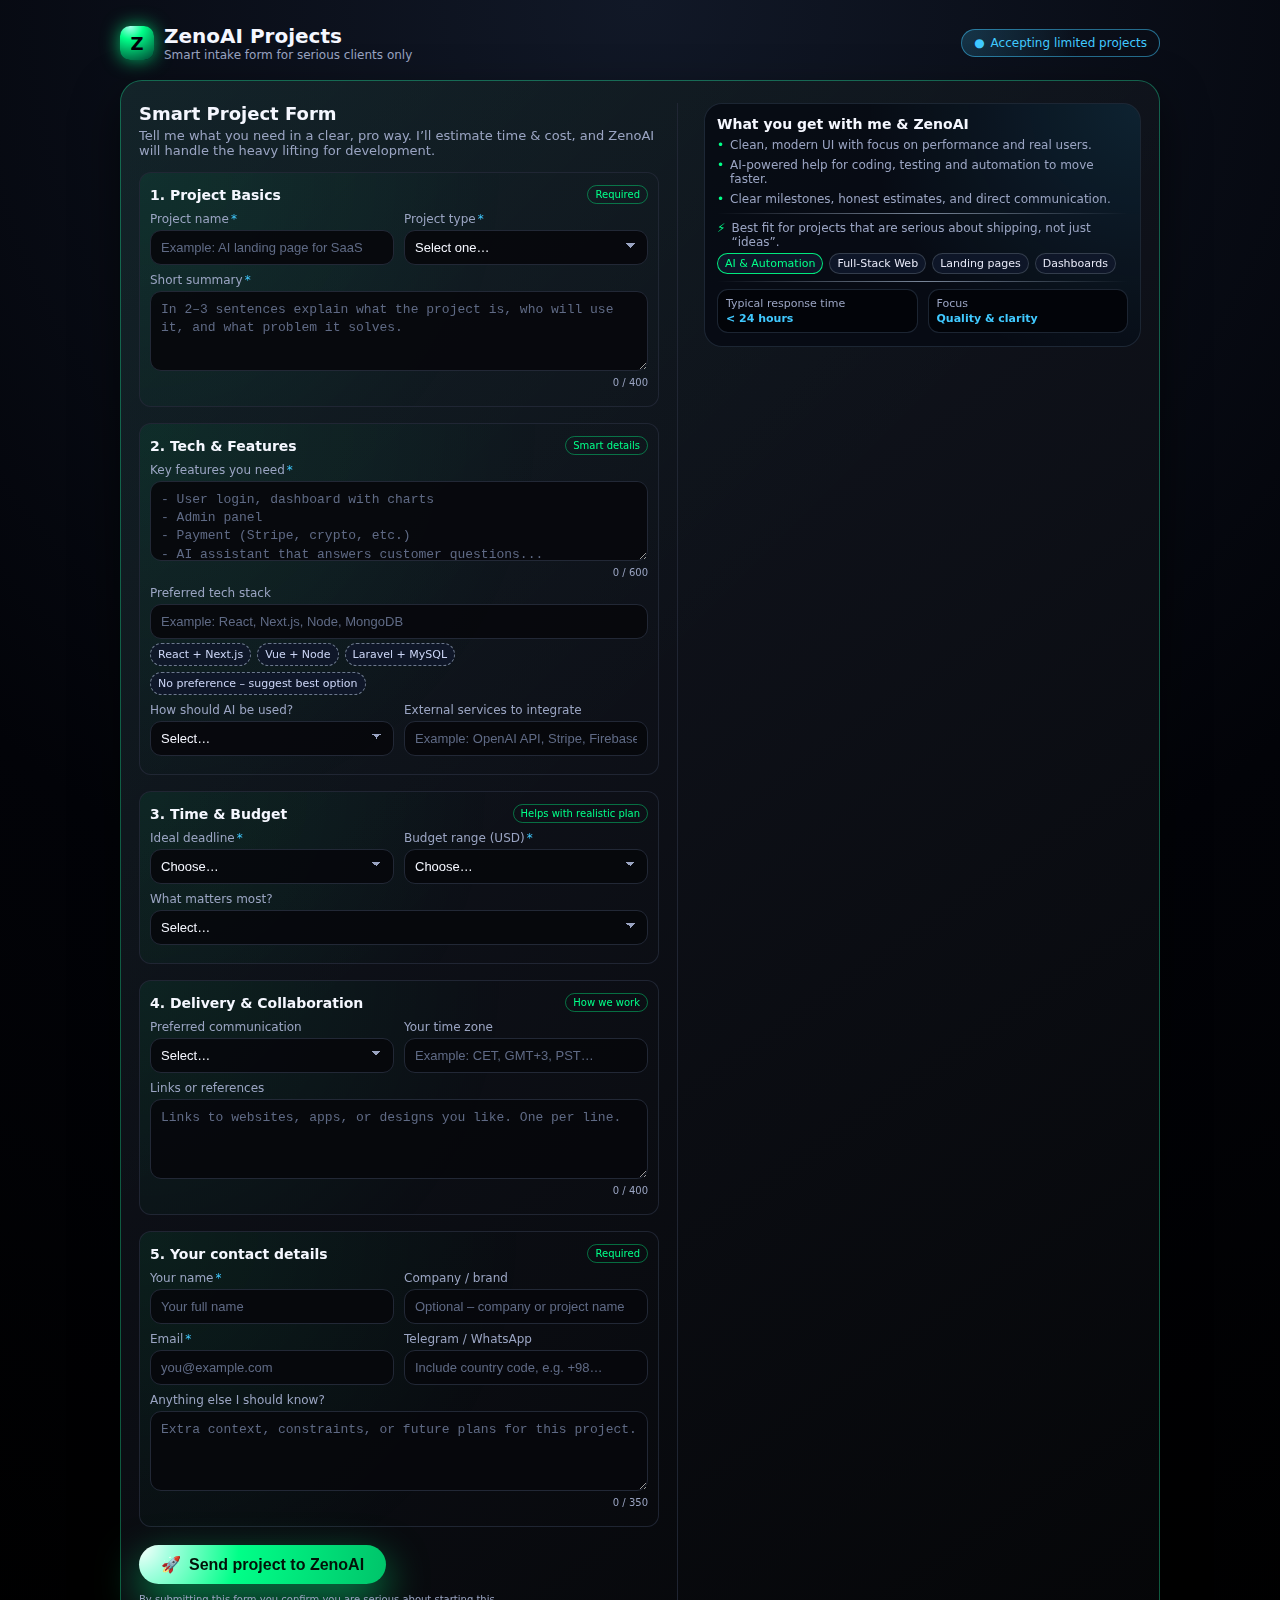
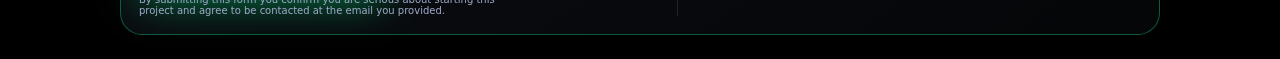
<file: smart-project-form.html>
<!DOCTYPE html>
<html lang="en">
<head>
  <meta charset="UTF-8" />
  <title>ZenoAI – Smart Project Form</title>
  <meta name="viewport" content="width=device-width, initial-scale=1" />
  <meta name="description" content="Submit your AI & web projects to ZenoAI for estimate and implementation." />
  <style>
    :root {
      --bg-main: #050608;
      --bg-card: #0c0f15;
      --accent: #00ff88;
      --accent-soft: rgba(0, 255, 136, 0.12);
      --accent2: #40c9ff;
      --text-main: #f5f7ff;
      --text-muted: #9aa4c2;
      --border-soft: #222836;
      --error: #ff4b6a;
      --radius-lg: 18px;
      --radius-md: 12px;
      --shadow-soft: 0 18px 45px rgba(0, 0, 0, 0.55);
    }

    * {
      box-sizing: border-box;
      margin: 0;
      padding: 0;
    }

    body {
      font-family: system-ui, -apple-system, BlinkMacSystemFont, "Segoe UI",
        sans-serif;
      background: radial-gradient(circle at top, #111827 0, #020308 55%, #000 100%);
      color: var(--text-main);
      min-height: 100vh;
      display: flex;
      align-items: stretch;
      justify-content: center;
      padding: 24px 12px;
    }

    .wrapper {
      width: 100%;
      max-width: 1040px;
      margin: auto;
    }

    .header {
      display: flex;
      align-items: center;
      justify-content: space-between;
      margin-bottom: 18px;
      gap: 12px;
    }

    .brand {
      display: flex;
      align-items: center;
      gap: 10px;
    }

    .brand-logo {
      width: 34px;
      height: 34px;
      border-radius: 10px;
      background: radial-gradient(circle at 30% 0, #aaffee, #00ff88 32%, #004433 100%);
      box-shadow: 0 0 18px rgba(0, 255, 136, 0.7);
      display: flex;
      align-items: center;
      justify-content: center;
      font-weight: 800;
      font-size: 18px;
      color: #020308;
    }

    .brand-text-title {
      font-size: 20px;
      font-weight: 700;
    }

    .brand-text-sub {
      font-size: 12px;
      color: var(--text-muted);
    }

    .status-pill {
      font-size: 12px;
      padding: 6px 12px;
      border-radius: 999px;
      border: 1px solid rgba(64, 201, 255, 0.5);
      background: radial-gradient(circle at 0 0, rgba(64, 201, 255, 0.2), transparent 60%);
      color: var(--accent2);
      display: inline-flex;
      align-items: center;
      gap: 6px;
      white-space: nowrap;
    }

    .card {
      background: linear-gradient(135deg, rgba(0, 255, 136, 0.05), transparent 45%)
        border-box,
        linear-gradient(145deg, #141824, #050608) padding-box;
      border: 1px solid rgba(43, 255, 179, 0.35);
      border-radius: 22px;
      padding: 22px 18px 18px;
      box-shadow: var(--shadow-soft);
      backdrop-filter: blur(18px);
      display: grid;
      grid-template-columns: 1.1fr 0.9fr;
      gap: 22px;
    }

    .card-main {
      border-right: 1px solid rgba(34, 40, 54, 0.9);
      padding-right: 18px;
    }

    .card-side {
      padding-left: 4px;
    }

    @media (max-width: 880px) {
      body {
        padding: 16px 10px 28px;
      }

      .card {
        grid-template-columns: 1fr;
        padding: 18px 14px 16px;
      }

      .card-main {
        border-right: none;
        padding-right: 0;
        border-bottom: 1px solid rgba(34, 40, 54, 0.9);
        padding-bottom: 18px;
        margin-bottom: 6px;
      }

      .card-side {
        padding-left: 0;
      }

      .header {
        flex-direction: column;
        align-items: flex-start;
      }
    }

    .card-title {
      font-size: 18px;
      font-weight: 600;
      margin-bottom: 4px;
    }

    .card-subtitle {
      font-size: 13px;
      color: var(--text-muted);
      margin-bottom: 14px;
    }

    form {
      display: flex;
      flex-direction: column;
      gap: 16px;
    }

    .form-section {
      border-radius: var(--radius-md);
      border: 1px solid rgba(34, 40, 54, 0.9);
      padding: 12px 10px 10px;
      background: radial-gradient(circle at 0 0, rgba(0, 255, 136, 0.07), transparent 65%);
    }

    .form-section-header {
      display: flex;
      align-items: center;
      justify-content: space-between;
      margin-bottom: 8px;
      gap: 8px;
    }

    .form-section-title {
      font-size: 14px;
      font-weight: 600;
    }

    .badge {
      font-size: 10px;
      padding: 3px 7px;
      border-radius: 999px;
      border: 1px solid rgba(0, 255, 136, 0.4);
      color: var(--accent);
    }

    .field-row {
      display: flex;
      gap: 10px;
      flex-wrap: wrap;
    }

    .field {
      flex: 1;
      min-width: 120px;
      margin-bottom: 8px;
    }

    .field label {
      display: block;
      font-size: 12px;
      font-weight: 500;
      margin-bottom: 4px;
      color: var(--text-muted);
    }

    .field label span {
      color: var(--accent2);
      margin-left: 2px;
    }

    input,
    select,
    textarea {
      width: 100%;
      border-radius: 11px;
      border: 1px solid var(--border-soft);
      background: rgba(6, 8, 12, 0.93);
      padding: 9px 10px;
      font-size: 13px;
      color: var(--text-main);
      outline: none;
      transition: border 0.16s ease, box-shadow 0.16s ease, background 0.16s ease,
        transform 0.08s ease;
    }

    input::placeholder,
    textarea::placeholder {
      color: #5f6a85;
    }

    textarea {
      resize: vertical;
      min-height: 80px;
      max-height: 220px;
      line-height: 1.4;
    }

    input:focus,
    select:focus,
    textarea:focus {
      border-color: var(--accent);
      box-shadow: 0 0 0 1px rgba(0, 255, 136, 0.25),
        0 0 0 10px rgba(0, 255, 136, 0.03);
      background: #05070d;
      transform: translateY(-1px);
    }

    select {
      appearance: none;
      background-image: linear-gradient(45deg, transparent 50%, #9aa4c2 50%),
        linear-gradient(135deg, #9aa4c2 50%, transparent 50%);
      background-position: calc(100% - 16px) calc(50% - 2px),
        calc(100% - 12px) calc(50% - 2px);
      background-size: 5px 5px, 5px 5px;
      background-repeat: no-repeat;
      padding-right: 28px;
    }

    .hint {
      font-size: 11px;
      color: var(--text-muted);
      margin-top: 2px;
    }

    .inline-hint {
      font-size: 11px;
      color: var(--text-muted);
      text-align: right;
      margin-top: -4px;
      margin-bottom: 4px;
    }

    .chips {
      display: flex;
      flex-wrap: wrap;
      gap: 6px;
      margin-top: 4px;
    }

    .chip {
      font-size: 11px;
      padding: 4px 7px;
      border-radius: 999px;
      background: rgba(15, 23, 42, 0.9);
      border: 1px dashed rgba(148, 163, 184, 0.7);
      color: #cbd5f5;
      cursor: pointer;
      user-select: none;
    }

    .chip:hover {
      border-style: solid;
      border-color: rgba(0, 255, 136, 0.85);
    }

    .bottom-row {
      display: flex;
      align-items: center;
      justify-content: space-between;
      gap: 10px;
      margin-top: 2px;
      flex-wrap: wrap;
    }

    .submit-btn {
      border: none;
      border-radius: 999px;
      padding: 10px 22px;
      font-size: 14px;
      font-weight: 600;
      cursor: pointer;
      background: radial-gradient(circle at 0 0, #ffffff 0, #a6ffe0 12%, #00ff88 40%, #00c46a 100%);
      box-shadow: 0 16px 40px rgba(0, 255, 136, 0.5);
      color: #021208;
      display: inline-flex;
      align-items: center;
      gap: 8px;
      white-space: nowrap;
    }

    .submit-btn span {
      font-size: 16px;
    }

    .submit-btn:hover {
      transform: translateY(-1px);
      box-shadow: 0 22px 50px rgba(0, 255, 136, 0.62);
    }

    .submit-btn:active {
      transform: translateY(0);
      box-shadow: 0 14px 30px rgba(0, 255, 136, 0.42);
    }

    .legal {
      font-size: 10px;
      color: var(--text-muted);
      max-width: 360px;
    }

    .side-card {
      border-radius: var(--radius-lg);
      border: 1px solid rgba(31, 41, 55, 0.9);
      padding: 12px 12px 13px;
      background: radial-gradient(circle at 100% 0, rgba(64, 201, 255, 0.12), transparent 55%),
        rgba(7, 11, 20, 0.96);
    }

    .side-title {
      font-size: 14px;
      font-weight: 600;
      margin-bottom: 6px;
    }

    .side-line {
      font-size: 12px;
      color: var(--text-muted);
      margin-bottom: 6px;
      display: flex;
      gap: 6px;
    }

    .side-line span {
      color: var(--accent);
    }

    .side-divider {
      height: 1px;
      background: linear-gradient(90deg, transparent, rgba(148, 163, 184, 0.8), transparent);
      margin: 7px 0;
    }

    .pill-row {
      display: flex;
      flex-wrap: wrap;
      gap: 6px;
      margin-top: 4px;
    }

    .pill {
      font-size: 11px;
      padding: 3px 7px;
      border-radius: 999px;
      background: rgba(15, 23, 42, 0.9);
      border: 1px solid rgba(55, 65, 81, 0.9);
      color: #e5e7f5;
    }

    .tag-strong {
      border-color: rgba(0, 255, 136, 0.9);
      color: var(--accent);
    }

    .small-kpi {
      display: flex;
      gap: 10px;
      margin-top: 6px;
    }

    .small-kpi-item {
      flex: 1;
      border-radius: 11px;
      border: 1px solid rgba(31, 41, 55, 0.9);
      background: #020409;
      padding: 7px 8px;
      font-size: 11px;
    }

    .small-kpi-label {
      color: var(--text-muted);
      margin-bottom: 2px;
    }

    .small-kpi-value {
      font-weight: 600;
      color: var(--accent2);
    }

    .char-count {
      font-size: 10px;
      color: var(--text-muted);
      text-align: right;
      margin-top: 2px;
    }

    .char-count.over {
      color: var(--error);
    }
  </style>
</head>
<body>
  <div class="wrapper">
    <header class="header">
      <div class="brand">
        <div class="brand-logo">Z</div>
        <div>
          <div class="brand-text-title">ZenoAI Projects</div>
          <div class="brand-text-sub">Smart intake form for serious clients only</div>
        </div>
      </div>
      <div class="status-pill">
        <span>●</span>
        <span>Accepting limited projects</span>
      </div>
    </header>

    <main class="card">
      <section class="card-main">
        <div class="card-title">Smart Project Form</div>
        <div class="card-subtitle">
          Tell me what you need in a clear, pro way. I’ll estimate time & cost,
          and ZenoAI will handle the heavy lifting for development.
        </div>

        <!-- فرم متصل به Formspree تو -->
        <form action="https://formspree.io/f/xldabygv" method="POST">
          <!-- SECTION 1 – PROJECT BASICS -->
          <div class="form-section">
            <div class="form-section-header">
              <div class="form-section-title">1. Project Basics</div>
              <div class="badge">Required</div>
            </div>
            <div class="field-row">
              <div class="field">
                <label for="projectName">Project name<span>*</span></label>
                <input
                  type="text"
                  id="projectName"
                  name="projectName"
                  placeholder="Example: AI landing page for SaaS"
                  required />
              </div>
              <div class="field">
                <label for="projectType">Project type<span>*</span></label>
                <select id="projectType" name="projectType" required>
                  <option value="">Select one…</option>
                  <option>Landing page / Website</option>
                  <option>Web app (dashboard / SaaS)</option>
                  <option>AI chatbot / automation</option>
                  <option>Full-stack web app</option>
                  <option>API integration</option>
                  <option>Other (describe below)</option>
                </select>
              </div>
            </div>

            <div class="field">
              <label for="summary">Short summary<span>*</span></label>
              <textarea
                id="summary"
                name="summary"
                maxlength="400"
                placeholder="In 2–3 sentences explain what the project is, who will use it, and what problem it solves."
                required></textarea>
              <div class="char-count" data-for="summary">0 / 400</div>
            </div>
          </div>

          <!-- SECTION 2 – TECH & FEATURES -->
          <div class="form-section">
            <div class="form-section-header">
              <div class="form-section-title">2. Tech & Features</div>
              <div class="badge">Smart details</div>
            </div>

            <div class="field">
              <label for="features">Key features you need<span>*</span></label>
              <textarea
                id="features"
                name="features"
                maxlength="600"
                placeholder="- User login, dashboard with charts
- Admin panel
- Payment (Stripe, crypto, etc.)
- AI assistant that answers customer questions..."
                required></textarea>
              <div class="char-count" data-for="features">0 / 600</div>
            </div>

            <div class="field-row">
              <div class="field">
                <label for="techStack">Preferred tech stack</label>
                <input
                  id="techStack"
                  name="techStack"
                  type="text"
                  placeholder="Example: React, Next.js, Node, MongoDB" />
                <div class="chips" data-target="techStack">
                  <div class="chip">React + Next.js</div>
                  <div class="chip">Vue + Node</div>
                  <div class="chip">Laravel + MySQL</div>
                  <div class="chip">No preference – suggest best option</div>
                </div>
              </div>
            </div>

            <div class="field-row">
              <div class="field">
                <label for="aiUsage">How should AI be used?</label>
                <select id="aiUsage" name="aiUsage">
                  <option value="">Select…</option>
                  <option>Chatbot / support</option>
                  <option>Code assistant / dev tools</option>
                  <option>Content generation</option>
                  <option>Automation & workflows</option>
                  <option>Data analysis / predictions</option>
                  <option>Not sure – I want your suggestion</option>
                </select>
              </div>
              <div class="field">
                <label for="integrations">External services to integrate</label>
                <input
                  type="text"
                  id="integrations"
                  name="integrations"
                  placeholder="Example: OpenAI API, Stripe, Firebase, Supabase" />
              </div>
            </div>
          </div>

          <!-- SECTION 3 – TIME & BUDGET -->
          <div class="form-section">
            <div class="form-section-header">
              <div class="form-section-title">3. Time & Budget</div>
              <div class="badge">Helps with realistic plan</div>
            </div>

            <div class="field-row">
              <div class="field">
                <label for="deadline">Ideal deadline<span>*</span></label>
                <select id="deadline" name="deadline" required>
                  <option value="">Choose…</option>
                  <option>Urgent – under 7 days</option>
                  <option>1–3 weeks</option>
                  <option>1–2 months</option>
                  <option>Flexible – no hard deadline</option>
                </select>
              </div>
              <div class="field">
                <label for="budgetRange">Budget range (USD)<span>*</span></label>
                <select id="budgetRange" name="budgetRange" required>
                  <option value="">Choose…</option>
                  <option>$150 – $300</option>
                  <option>$300 – $600</option>
                  <option>$600 – $1,200</option>
                  <option>$1,200 – $3,000</option>
                  <option>More than $3,000</option>
                  <option>I want your estimate first</option>
                </select>
              </div>
            </div>

            <div class="field">
              <label for="priority">What matters most?</label>
              <select id="priority" name="priority">
                <option value="">Select…</option>
                <option>Best quality – I’m okay if it takes longer</option>
                <option>Balance of quality & speed</option>
                <option>Fast delivery – I accept limited scope</option>
              </select>
            </div>
          </div>

          <!-- SECTION 4 – DELIVERY PREFERENCES -->
          <div class="form-section">
            <div class="form-section-header">
              <div class="form-section-title">4. Delivery & Collaboration</div>
              <div class="badge">How we work</div>
            </div>

            <div class="field-row">
              <div class="field">
                <label for="communication">Preferred communication</label>
                <select id="communication" name="communication">
                  <option value="">Select…</option>
                  <option>Freelancer chat only</option>
                  <option>Freelancer + email</option>
                  <option>Weekly calls + updates</option>
                </select>
              </div>
              <div class="field">
                <label for="timezoneClient">Your time zone</label>
                <input
                  id="timezoneClient"
                  name="timezoneClient"
                  type="text"
                  placeholder="Example: CET, GMT+3, PST…" />
              </div>
            </div>

            <div class="field">
              <label for="references">Links or references</label>
              <textarea
                id="references"
                name="references"
                maxlength="400"
                placeholder="Links to websites, apps, or designs you like. One per line."
              ></textarea>
              <div class="char-count" data-for="references">0 / 400</div>
            </div>
          </div>

          <!-- SECTION 5 – CONTACT -->
          <div class="form-section">
            <div class="form-section-header">
              <div class="form-section-title">5. Your contact details</div>
              <div class="badge">Required</div>
            </div>

            <div class="field-row">
              <div class="field">
                <label for="fullName">Your name<span>*</span></label>
                <input
                  type="text"
                  id="fullName"
                  name="fullName"
                  placeholder="Your full name"
                  required />
              </div>
              <div class="field">
                <label for="company">Company / brand</label>
                <input
                  type="text"
                  id="company"
                  name="company"
                  placeholder="Optional – company or project name" />
              </div>
            </div>

            <div class="field-row">
              <div class="field">
                <label for="email">Email<span>*</span></label>
                <input
                  type="email"
                  id="email"
                  name="email"
                  placeholder="you@example.com"
                  required />
              </div>
              <div class="field">
                <label for="telegram">Telegram / WhatsApp</label>
                <input
                  type="text"
                  id="telegram"
                  name="telegram"
                  placeholder="Include country code, e.g. +98…" />
              </div>
            </div>

            <div class="field">
              <label for="extraNotes">Anything else I should know?</label>
              <textarea
                id="extraNotes"
                name="extraNotes"
                maxlength="350"
                placeholder="Extra context, constraints, or future plans for this project."
              ></textarea>
              <div class="char-count" data-for="extraNotes">0 / 350</div>
            </div>
          </div>

          <div class="bottom-row">
            <button class="submit-btn" type="submit">
              <span>🚀</span>
              <span>Send project to ZenoAI</span>
            </button>
            <p class="legal">
              By submitting this form you confirm you are serious about starting
              this project and agree to be contacted at the email you provided.
            </p>
          </div>
        </form>
      </section>

      <!-- SIDE PANEL – TRUST & INFO -->
      <aside class="card-side">
        <div class="side-card">
          <div class="side-title">What you get with me & ZenoAI</div>
          <div class="side-line">
            <span>•</span>
            <div>Clean, modern UI with focus on performance and real users.</div>
          </div>
          <div class="side-line">
            <span>•</span>
            <div>AI-powered help for coding, testing and automation to move faster.</div>
          </div>
          <div class="side-line">
            <span>•</span>
            <div>Clear milestones, honest estimates, and direct communication.</div>
          </div>

          <div class="side-divider"></div>

          <div class="side-line" style="margin-bottom: 3px;">
            <span>⚡</span>
            <div>Best fit for projects that are serious about shipping, not just “ideas”.</div>
          </div>

          <div class="pill-row">
            <div class="pill tag-strong">AI & Automation</div>
            <div class="pill">Full-Stack Web</div>
            <div class="pill">Landing pages</div>
            <div class="pill">Dashboards</div>
          </div>

          <div class="side-divider"></div>

          <div class="small-kpi">
            <div class="small-kpi-item">
              <div class="small-kpi-label">Typical response time</div>
              <div class="small-kpi-value">&lt; 24 hours</div>
            </div>
            <div class="small-kpi-item">
              <div class="small-kpi-label">Focus</div>
              <div class="small-kpi-value">Quality & clarity</div>
            </div>
          </div>
        </div>
      </aside>
    </main>
  </div>

  <script>
    // character counters
    document.querySelectorAll(".char-count").forEach(function (el) {
      var id = el.getAttribute("data-for");
      var field = document.getElementById(id);
      if (!field) return;

      var update = function () {
        var max = field.getAttribute("maxlength") || 0;
        var length = field.value.length;
        el.textContent = max
          ? length + " / " + max
          : length + " characters";
        el.classList.toggle("over", max && length > max);
      };

      field.addEventListener("input", update);
      update();
    });

    // chips helper for tech stack
    document.querySelectorAll(".chips").forEach(function (chipContainer) {
      var targetId = chipContainer.getAttribute("data-target");
      var input = document.getElementById(targetId);
      if (!input) return;

      chipContainer.querySelectorAll(".chip").forEach(function (chip) {
        chip.addEventListener("click", function () {
          var text = chip.textContent.trim();
          if (!input.value) {
            input.value = text;
          } else if (!input.value.includes(text)) {
            input.value += (input.value.endsWith(",") ? " " : ", ") + text;
          }
          input.focus();
        });
      });
    });
  </script>
</body>
  </html>
</file>
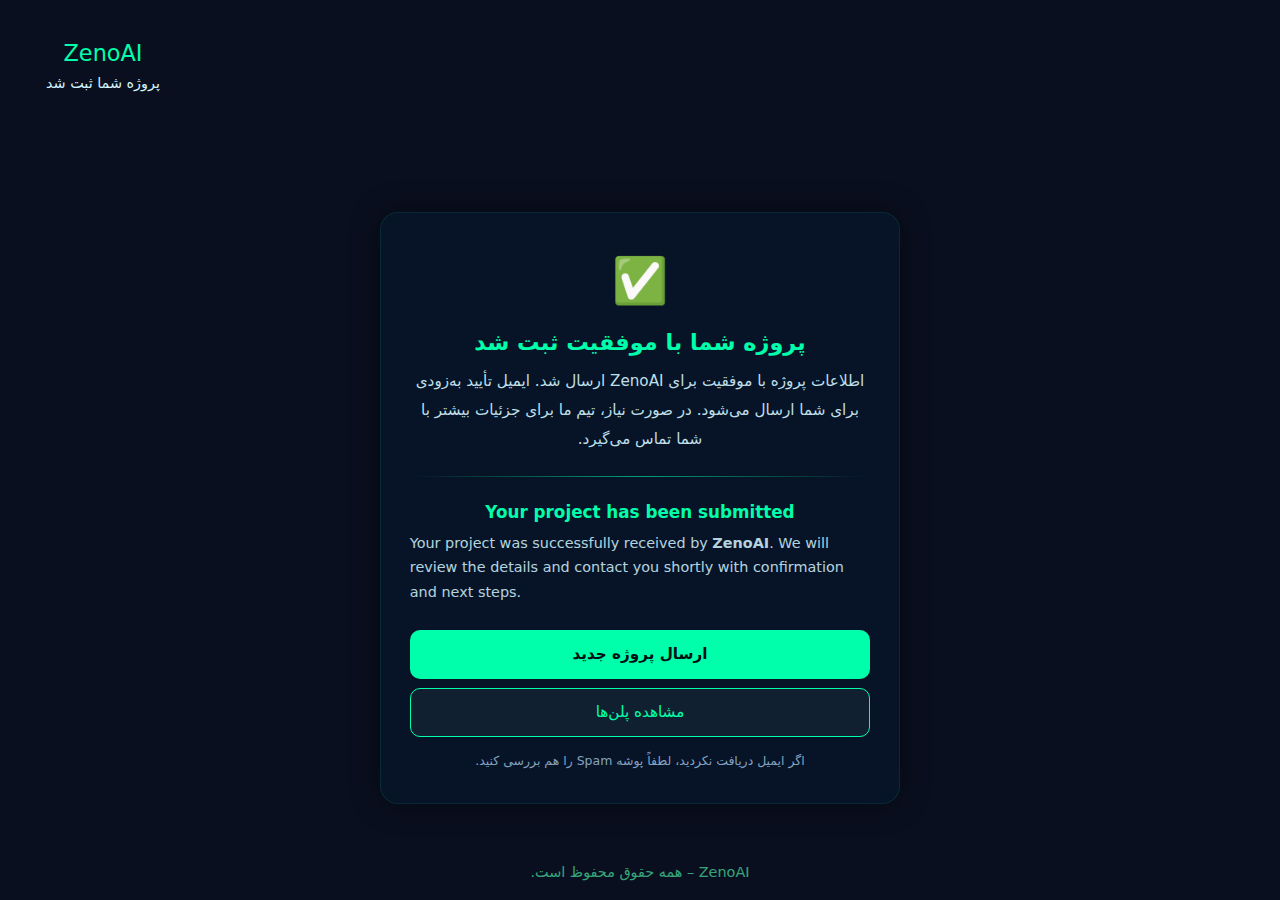
<file: thanks.html>
<!DOCTYPE html>
<html lang="fa" dir="rtl">
<head>
  <meta charset="UTF-8" />
  <title>تشکر از شما | ZenoAI</title>
  <meta name="viewport" content="width=device-width, initial-scale=1" />
  <!-- استایل اصلی -->
  <link rel="stylesheet" href="styles.css" />
  <style>
    .thanks-wrapper {
      min-height: 100vh;
      display: flex;
      flex-direction: column;
      background: #0a0f1f;
    }

    .thanks-main {
      flex: 1;
      display: flex;
      align-items: center;
      justify-content: center;
      padding: 2rem 1rem;
    }

    .thanks-card {
      max-width: 520px;
      width: 100%;
      background: rgba(8, 20, 40, 0.92);
      border-radius: 18px;
      padding: 2rem 1.8rem;
      box-shadow: 0 0 30px rgba(0, 0, 0, 0.45);
      text-align: center;
      border: 1px solid rgba(0, 255, 170, 0.1);
    }

    .thanks-icon {
      font-size: 2.8rem;
      margin-bottom: 0.5rem;
    }

    .thanks-title-fa {
      font-size: 1.4rem;
      margin-bottom: 0.4rem;
      color: #00ffaa;
    }

    .thanks-subtitle-fa {
      font-size: 0.95rem;
      opacity: 0.9;
      margin-bottom: 1.4rem;
      line-height: 1.9;
      color: #d3f5ff;
    }

    .thanks-divider {
      height: 1px;
      background: linear-gradient(
        to right,
        transparent,
        rgba(0, 255, 170, 0.6),
        transparent
      );
      margin: 1.4rem 0;
    }

    .thanks-title-en {
      font-size: 1.05rem;
      margin-bottom: 0.3rem;
      color: #00ffaa;
    }

    .thanks-subtitle-en {
      font-size: 0.9rem;
      opacity: 0.85;
      line-height: 1.7;
      direction: ltr;
      text-align: left;
      color: #d3f5ff;
    }

    .thanks-actions {
      margin-top: 1.6rem;
      display: flex;
      flex-direction: column;
      gap: 0.6rem;
    }

    .btn {
      display: block;
      padding: 0.7rem;
      border-radius: 10px;
      text-decoration: none;
      font-size: 0.95rem;
      transition: 0.2s;
    }

    .btn-primary {
      background: #00ffaa;
      color: #001014;
      font-weight: bold;
    }

    .btn-secondary {
      background: #102030;
      color: #00ffaa;
      border: 1px solid #00ffaa;
    }

    .btn:hover {
      opacity: 0.85;
    }

    .thanks-note {
      font-size: 0.78rem;
      opacity: 0.7;
      margin-top: 0.8rem;
      line-height: 1.7;
      color: #b8dffc;
    }

    footer {
      text-align: center;
      padding: 1rem;
      color: #4be4a3;
      font-size: 0.9rem;
      opacity: 0.7;
    }
  </style>
</head>
<body>
  <div class="thanks-wrapper">

    <header class="top-header">
      <div class="container header-inner" style="padding: 1rem; text-align:center;">
        <span style="font-size:1.4rem; color:#00ffaa;">ZenoAI</span>
        <div style="color:#d3f5ff; font-size:0.9rem;">پروژه شما ثبت شد</div>
      </div>
    </header>

    <main class="thanks-main">
      <section class="thanks-card">
        <div class="thanks-icon">✅</div>

        <h1 class="thanks-title-fa">پروژه‌ شما با موفقیت ثبت شد</h1>
        <p class="thanks-subtitle-fa">
          اطلاعات پروژه با موفقیت برای ZenoAI ارسال شد.  
          ایمیل تأیید به‌زودی برای شما ارسال می‌شود.  
          در صورت نیاز، تیم ما برای جزئیات بیشتر با شما تماس می‌گیرد.
        </p>

        <div class="thanks-divider"></div>

        <h2 class="thanks-title-en">Your project has been submitted</h2>
        <p class="thanks-subtitle-en">
          Your project was successfully received by <strong>ZenoAI</strong>.  
          We will review the details and contact you shortly with  
          confirmation and next steps.
        </p>

        <div class="thanks-actions">
          <a href="/#project-form" class="btn btn-primary">ارسال پروژه جدید</a>
          <a href="/#plans" class="btn btn-secondary">مشاهده پلن‌ها</a>
        </div>

        <p class="thanks-note">
          اگر ایمیل دریافت نکردید، لطفاً پوشه Spam را هم بررسی کنید.
        </p>
      </section>
    </main>

    <footer>
      ZenoAI – همه حقوق محفوظ است.
    </footer>

  </div>
</body>
</html>
</file>
<file: styles.css>
*,
*::before,
*::after {
  box-sizing: border-box;
  margin: 0;
  padding: 0;
}

:root {
  --bg: #030712;
  --bg-alt: #020617;
  --card: #020617;
  --accent: #22c55e;
  --accent-soft: rgba(34, 197, 94, 0.1);
  --text-main: #e5e7eb;
  --text-muted: #9ca3af;
  --border-subtle: #1f2933;
  --danger: #ef4444;
  --radius-lg: 1.5rem;
  --radius-md: 0.75rem;
  --shadow-soft: 0 20px 40px rgba(0, 0, 0, 0.45);
}

html,
body {
  height: 100%;
  font-family: system-ui, -apple-system, BlinkMacSystemFont, "Segoe UI", sans-serif;
  background: radial-gradient(circle at top, #0b1120 0, #020617 50%, #000 100%);
  color: var(--text-main);
}

body {
  line-height: 1.6;
}

a {
  color: inherit;
  text-decoration: none;
}

.navbar {
  position: sticky;
  top: 0;
  z-index: 10;
  display: flex;
  align-items: center;
  justify-content: space-between;
  padding: 1rem 6vw;
  background: linear-gradient(to bottom, rgba(3, 7, 18, 0.95), rgba(3, 7, 18, 0.7));
  backdrop-filter: blur(18px);
  border-bottom: 1px solid rgba(148, 163, 184, 0.1);
}

.logo {
  font-weight: 800;
  font-size: 1.4rem;
  letter-spacing: 0.08em;
  text-transform: uppercase;
}

.logo .dot {
  color: var(--accent);
}

.nav-links {
  display: flex;
  gap: 1.5rem;
  font-size: 0.9rem;
}

.nav-links a {
  color: var(--text-muted);
  transition: color 0.2s ease, transform 0.15s ease;
}

.nav-links a:hover {
  color: var(--accent);
  transform: translateY(-1px);
}

.hero {
  padding: 4rem 6vw 3rem;
  display: flex;
  justify-content: center;
}

.hero-content {
  max-width: 720px;
  text-align: center;
}

.hero h1 {
  font-size: clamp(2.1rem, 4vw, 2.8rem);
  margin-bottom: 1rem;
}

.hero p {
  color: var(--text-muted);
  font-size: 0.98rem;
}

.hero-actions {
  margin-top: 2rem;
  display: flex;
  flex-wrap: wrap;
  justify-content: center;
  gap: 1rem;
}

.btn {
  display: inline-flex;
  align-items: center;
  justify-content: center;
  padding: 0.8rem 1.6rem;
  border-radius: 999px;
  border: 1px solid transparent;
  font-size: 0.95rem;
  cursor: pointer;
  transition: transform 0.15s ease, box-shadow 0.15s ease, background 0.15s ease,
    border-color 0.15s ease;
}

.btn.primary {
  background: var(--accent);
  color: #022c22;
  font-weight: 600;
  box-shadow: 0 18px 40px rgba(34, 197, 94, 0.35);
}

.btn.primary:hover {
  transform: translateY(-1px);
  box-shadow: 0 24px 50px rgba(34, 197, 94, 0.45);
}

.btn.ghost {
  background: transparent;
  border-color: rgba(148, 163, 184, 0.4);
  color: var(--text-main);
}

.btn.ghost:hover {
  border-color: var(--accent);
  background: rgba(15, 23, 42, 0.8);
}

.btn.full {
  width: 100%;
}

main {
  padding: 0 6vw 4rem;
}

section {
  margin-top: 2.5rem;
}

.plans h2,
.form-section h2 {
  font-size: 1.6rem;
  margin-bottom: 0.5rem;
  text-align: center;
}

.section-subtitle {
  text-align: center;
  font-size: 0.9rem;
  color: var(--text-muted);
  margin-bottom: 1.75rem;
}

.plan-grid {
  display: grid;
  gap: 1.5rem;
  grid-template-columns: repeat(3, minmax(0, 1fr));
}

.plan-card {
  background: radial-gradient(circle at top, #020617, #020617);
  border-radius: var(--radius-lg);
  padding: 1.8rem 1.3rem;
  border: 1px solid rgba(148, 163, 184, 0.18);
  box-shadow: var(--shadow-soft);
  position: relative;
}

.plan-card h3 {
  font-size: 1.1rem;
  margin-bottom: 0.5rem;
}

.plan-card .price {
  font-size: 1.5rem;
  font-weight: 700;
  margin-bottom: 0.8rem;
}

.plan-card .price span {
  font-size: 0.8rem;
  font-weight: 400;
  color: var(--text-muted);
  margin-right: 0.25rem;
}

.plan-card ul {
  list-style: none;
  font-size: 0.88rem;
  color: var(--text-muted);
}

.plan-card ul li {
  margin-bottom: 0.35rem;
}

.plan-card.featured {
  border-color: var(--accent);
  background: radial-gradient(circle at top, #064e3b, #020617);
  transform: translateY(-4px);
}

.badge {
  position: absolute;
  top: 1rem;
  left: 1.3rem;
  font-size: 0.7rem;
  background: var(--accent-soft);
  color: var(--accent);
  padding: 0.25rem 0.6rem;
  border-radius: 999px;
}

.form-section {
  max-width: 860px;
  margin: 3rem auto 0;
}

.project-form {
  background: rgba(15, 23, 42, 0.95);
  border-radius: var(--radius-lg);
  padding: 1.75rem 1.5rem 1.5rem;
  border: 1px solid rgba(148, 163, 184, 0.22);
  box-shadow: var(--shadow-soft);
}

.form-row {
  display: grid;
  grid-template-columns: repeat(2, minmax(0, 1fr));
  gap: 1.25rem;
}

.form-field {
  margin-bottom: 1.1rem;
}

.form-field label {
  display: block;
  font-size: 0.86rem;
  color: var(--text-muted);
  margin-bottom: 0.35rem;
}

.form-field input,
.form-field select,
.form-field textarea {
  width: 100%;
  padding: 0.65rem 0.75rem;
  border-radius: var(--radius-md);
  border: 1px solid rgba(55, 65, 81, 0.9);
  background: #020617;
  color: var(--text-main);
  font-size: 0.9rem;
  outline: none;
  transition: border-color 0.15s ease, box-shadow 0.15s ease, background 0.15s ease;
}

.form-field input:focus,
.form-field select:focus,
.form-field textarea:focus {
  border-color: var(--accent);
  box-shadow: 0 0 0 1px rgba(34, 197, 94, 0.3);
  background: #020617;
}

.plan-options {
  display: flex;
  flex-wrap: wrap;
  gap: 1rem;
  font-size: 0.9rem;
}

.plan-options label {
  display: inline-flex;
  align-items: center;
  gap: 0.3rem;
  padding: 0.4rem 0.7rem;
  background: rgba(15, 23, 42, 0.9);
  border-radius: 999px;
  border: 1px solid rgba(75, 85, 99, 0.8);
  cursor: pointer;
}

.plan-options input[type="radio"] {
  accent-color: var(--accent);
}

.form-note {
  margin-top: 0.6rem;
  font-size: 0.8rem;
  color: var(--text-muted);
}

.footer {
  border-top: 1px solid rgba(148, 163, 184, 0.18);
  text-align: center;
  padding: 1rem 0 1.5rem;
  font-size: 0.78rem;
  color: var(--text-muted);
  margin-top: 2.5rem;
}

@media (max-width: 960px) {
  .plan-grid {
    grid-template-columns: repeat(2, minmax(0, 1fr));
  }

  .hero {
    padding-top: 3rem;
  }
}

@media (max-width: 720px) {
  .navbar {
    padding-inline: 1.2rem;
  }

  main {
    padding-inline: 1.2rem;
  }

  .plan-grid {
    grid-template-columns: 1fr;
  }

  .project-form {
    padding-inline: 1.1rem;
  }

  .form-row {
    grid-template-columns: 1fr;
  }
}
.top-header {
    width: 100%;
    padding: 20px 30px;
    display: flex;
    justify-content: flex-end;
    align-items: center;
}

.logo {
    width: 85px;
    height: auto;
    border-radius: 15px;
}
</file>
